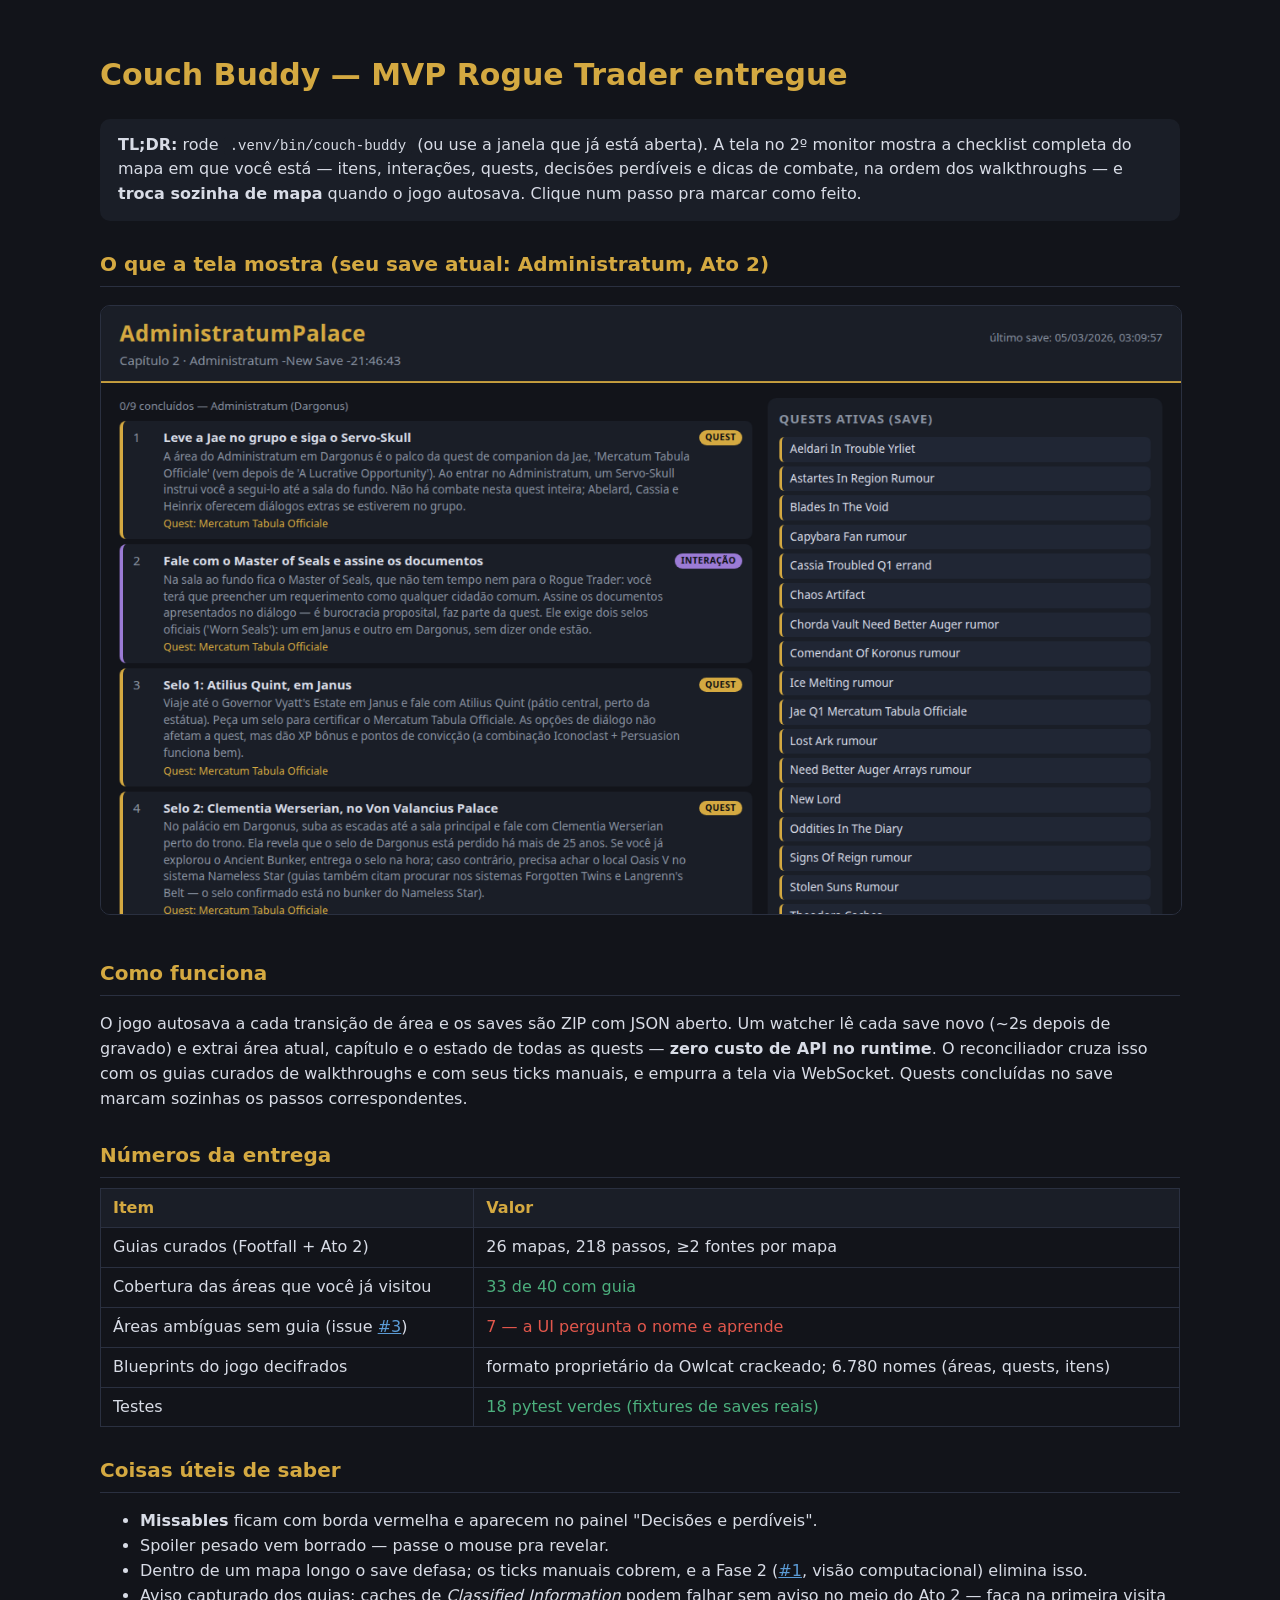
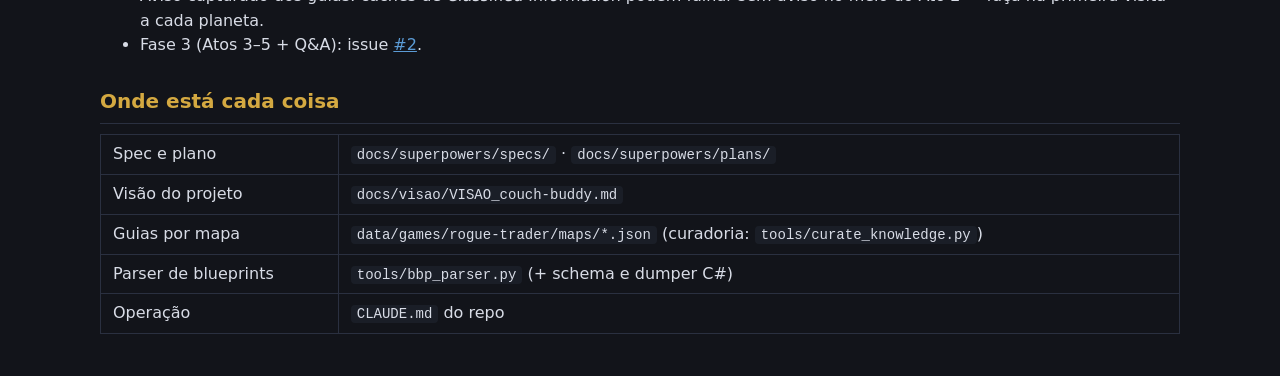
<file: docs/relatorio-mvp-2026-07-20.html>
<!doctype html>
<html lang="pt-BR"><head><meta charset="utf-8">
<meta name="viewport" content="width=device-width, initial-scale=1">
<title>Couch Buddy — entrega do MVP Rogue Trader</title>
<style>
 body{background:#12141a;color:#d8dce6;font:16px/1.55 system-ui,sans-serif;max-width:1080px;margin:0 auto;padding:32px 24px}
 h1{color:#d4a941;font-size:30px} h2{color:#d4a941;font-size:20px;margin:28px 0 10px;border-bottom:1px solid #2a3040;padding-bottom:6px}
 table{border-collapse:collapse;width:100%;margin:10px 0} td,th{border:1px solid #2a3040;padding:7px 12px;text-align:left}
 th{background:#1a1e27;color:#d4a941} code{background:#1a1e27;padding:1px 6px;border-radius:4px;font-size:14px}
 img{max-width:100%;border-radius:10px;border:1px solid #2a3040;margin:8px 0}
 .ok{color:#4caf7d} .warn{color:#e2574c} .box{background:#1a1e27;border-radius:10px;padding:14px 18px;margin:12px 0}
 a{color:#5b9bd5}
</style></head><body>
<h1>Couch Buddy — MVP Rogue Trader entregue</h1>
<p class="box"><b>TL;DR:</b> rode <code>.venv/bin/couch-buddy</code> (ou use a janela que já está aberta). A tela no 2º monitor
mostra a checklist completa do mapa em que você está — itens, interações, quests, decisões perdíveis e dicas de combate,
na ordem dos walkthroughs — e <b>troca sozinha de mapa</b> quando o jogo autosava. Clique num passo pra marcar como feito.</p>

<h2>O que a tela mostra (seu save atual: Administratum, Ato 2)</h2>
<img src="[data-uri]" alt="UI do companion">

<h2>Como funciona</h2>
<p>O jogo autosava a cada transição de área e os saves são ZIP com JSON aberto. Um watcher lê cada save novo
(~2s depois de gravado) e extrai área atual, capítulo e o estado de todas as quests — <b>zero custo de API no runtime</b>.
O reconciliador cruza isso com os guias curados de walkthroughs e com seus ticks manuais, e empurra a tela via WebSocket.
Quests concluídas no save marcam sozinhas os passos correspondentes.</p>

<h2>Números da entrega</h2>
<table>
<tr><th>Item</th><th>Valor</th></tr>
<tr><td>Guias curados (Footfall + Ato 2)</td><td>26 mapas, 218 passos, ≥2 fontes por mapa</td></tr>
<tr><td>Cobertura das áreas que você já visitou</td><td class="ok">33 de 40 com guia</td></tr>
<tr><td>Áreas ambíguas sem guia (issue <a href="https://github.com/raffareis/couch-buddy/issues/3">#3</a>)</td><td class="warn">7 — a UI pergunta o nome e aprende</td></tr>
<tr><td>Blueprints do jogo decifrados</td><td>formato proprietário da Owlcat crackeado; 6.780 nomes (áreas, quests, itens)</td></tr>
<tr><td>Testes</td><td class="ok">18 pytest verdes (fixtures de saves reais)</td></tr>
</table>

<h2>Coisas úteis de saber</h2>
<ul>
<li><b>Missables</b> ficam com borda vermelha e aparecem no painel "Decisões e perdíveis".</li>
<li>Spoiler pesado vem borrado — passe o mouse pra revelar.</li>
<li>Dentro de um mapa longo o save defasa; os ticks manuais cobrem, e a Fase 2
(<a href="https://github.com/raffareis/couch-buddy/issues/1">#1</a>, visão computacional) elimina isso.</li>
<li>Aviso capturado dos guias: caches de <i>Classified Information</i> podem falhar sem aviso no meio do Ato 2 — faça na primeira visita a cada planeta.</li>
<li>Fase 3 (Atos 3–5 + Q&amp;A): issue <a href="https://github.com/raffareis/couch-buddy/issues/2">#2</a>.</li>
</ul>

<h2>Onde está cada coisa</h2>
<table>
<tr><td>Spec e plano</td><td><code>docs/superpowers/specs/</code> · <code>docs/superpowers/plans/</code></td></tr>
<tr><td>Visão do projeto</td><td><code>docs/visao/VISAO_couch-buddy.md</code></td></tr>
<tr><td>Guias por mapa</td><td><code>data/games/rogue-trader/maps/*.json</code> (curadoria: <code>tools/curate_knowledge.py</code>)</td></tr>
<tr><td>Parser de blueprints</td><td><code>tools/bbp_parser.py</code> (+ schema e dumper C#)</td></tr>
<tr><td>Operação</td><td><code>CLAUDE.md</code> do repo</td></tr>
</table>
</body></html>
</file>
